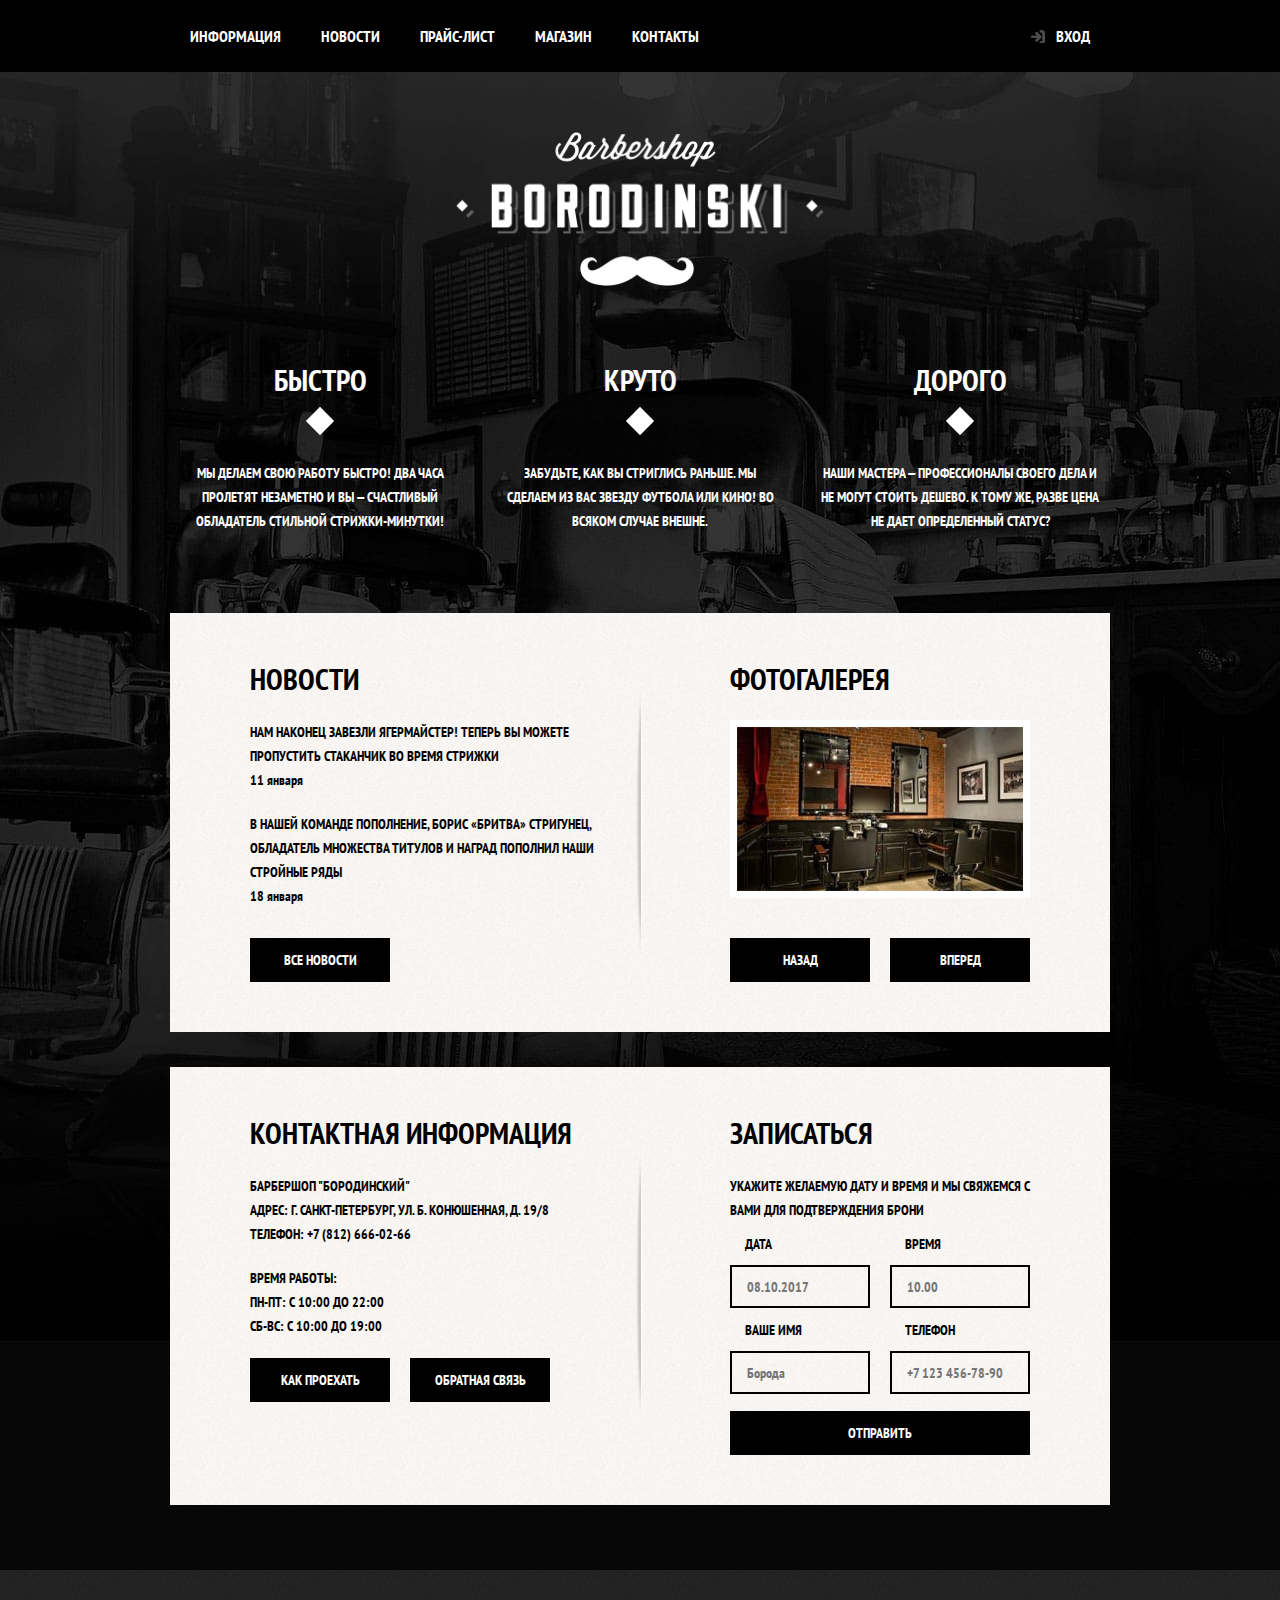
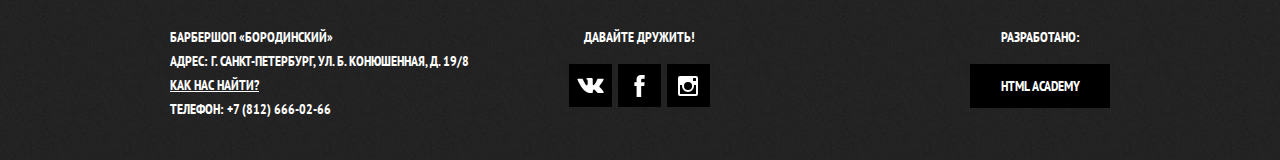
<file: index.html>
﻿<!DOCTYPE html>
<html lang="ru">
<head>
    <meta charset="UTF-8">
    <title>Барбершоп "Бородинский"</title>
    <link href="https://fonts.googleapis.com/css?family=PT+Sans+Narrow:400,700&display=swap" rel="stylesheet">
    <link href="./normalize.css" rel="stylesheet">
    <link href="./styles.css" rel="stylesheet">
</head>
<body>
<header class="main-header">
    <nav class="main-navigation">
            <div class="container">
                <div class="header-logo index-logo visually-hidden">
                        <img src="./img/svg/logo.svg" width="111" height="24" alt="Логотип барбершопa «Бородинский»">
                </div>
                <div class="menu">
                    <ul class="cite-navigation">
                        <li><a href="info.html">Информация</a></li>
                        <li><a href="news.html">Новости</a></li>
                        <li><a href="price.html">Прайс-лист</a></li>
                        <li><a href="catalog.html">Магазин</a></li>
                        <li><a href="contacts.html">Контакты</a></li>
                    </ul>
                </div>
                <ul class="user-navigation">
                    <li>
                        <a class="login-link" href="login.html">Вход</a>
                    </li>
                </ul>
            </div>
    </nav>
</header>
<main class="main main-index">
    <div class="container">
    <div class="main-logo">
    <a >
        <img src="./img/index-logo.png" width="368" height="153" alt="Логотип барбершопа «Бородинский»">
    </a>
    </div>
    <h1 class="visually-hidden">Барбершоп "Бородинский"</h1>
    <section class="features">
        <h2 class="visually-hidden">Преимущества</h2>
        <ul class="features-list">
            <li class="feature-item">
                <h3>Быстро</h3>
                <p>Мы делаем свою работу быстро! Два часа пролетят незаметно и вы — счастливый обладатель стильной
                    стрижки-минутки!</p>
            </li>
            <li class="feature-item">
                <h3>Круто</h3>
                <p>Забудьте, как вы стриглись раньше. Мы сделаем из вас звезду футбола или кино! Во всяком случае
                    внешне.</p>
            </li>
            <li class="feature-item">
                <h3>Дорого</h3>
                <p>Наши мастера — профессионалы своего дела и не могут стоить дешево. К тому же, разве цена не дает
                    определенный статус?</p>
            </li>
        </ul>
    </section>
        <div class="columns-wrapper">
    <div class="index-columns">
    <section class="index-news">
        <h2>Новости</h2>
        <ul class="news-list">
            <li class="news-item">
                <p>Нам наконец завезли Ягермайстер! Теперь вы можете пропустить стаканчик во время стрижки</p>
                <time datetime="2016-01-11">11 января</time>
            </li>
            <li class="news-item">
                <p>В нашей команде пополнение, Борис «Бритва» Стригунец, обладатель множества титулов и наград пополнил
                    наши стройные ряды</p>
                <time datetime="2016-01-18">18 января</time>
            </li>
        </ul>
        <a class="button" href="news.html">Все новости</a>
    </section>
    <section class="index-gallery">
        <h2>Фотогалерея</h2>
        <figure class="gallery-content">
            <a href="#">
                <img src="./img/studio.jpg" width="286" height="164" alt="Интерьер">
            </a>
        </figure>
        <div class="index-gallery-button">
          <button type="button" class="button gallery-button gallery-button-back">Назад</button>
          <button type="button" class="button gallery-button gallery-button-next">Вперед</button>
        </div>
    </section>
    </div>
    <div class="index-columns">
    <section class="index-contacts">
        <h2>Контактная информация</h2>
        <p>Барбершоп "Бородинский"<br>
            Адрес: г. Санкт-Петербург, ул. Б. Конюшенная, д. 19/8<br>
            Телефон: +7 (812) 666-02-66
        </p>
        <p>Время работы:<br>
            пн-пт: с 10:00 до 22:00<br>
            сб-вс: с 10:00 до 19:00
        </p>
        <div class="index-contacts-button">
          <a class="button" href="map.html">Как проехать</a>
          <a class="button" href="contacts.html">Обратная связь</a>
        </div>
    </section>
        <section class="index-appointment">
                <h2>Записаться</h2>
                <p class="appointment-form">Укажите желаемую дату и время и мы свяжемся с вами для подтверждения брони</p>
                <form action="https://echo.htmlacademy.ru" method="post">
                    <div class="appointment-column">
                    <p class="appointment-item">
                        <label for="appointment-date">Дата</label> <input type="text" name="date" id="appointment-date" value="" placeholder="08.10.2017">
                    </p>
                    <p class="appointment-item">
                        <label for="appointment-time">Время</label> <input type="text" name="time" id="appointment-time" value="" placeholder="10.00">
                    </p>
                    </div>
                    <div class="appointment-column">
                    <p class="appointment-item">
                        <label for="appointment-name">Ваше имя</label> <input type="text" name="name" id="appointment-name" value="" placeholder="Борода">
                    </p>
                    <p class="appointment-item">
                        <label for="appointment-phone">Телефон</label> <input type="tel" name="phone" id="appointment-phone" value="" placeholder="+7 123 456-78-90">
                    </p>
                    </div>
                    <button class="button form-button" type="submit">Отправить</button>
                </form>
        </section>
    </div>
        </div>
    </div>
</main>
<footer class="main-footer">
    <div class="container">
        <div class="footer-contacts">
            <p>
           Барбершоп «Бородинский»<br>
           Адрес: г. Санкт-Петербург, ул. Б. Конюшенная, д. 19/8<br>
            <a href="map.html">Как нас найти?</a><br>
           Телефон: +7 (812) 666-02-66
            </p>
        </div>
    <div class="footer-social">
            <span>Давайте дружить!</span>
        <ul>
            <li>
                <a href="#" class="social-button">
                    <span class="visually-hidden">В контакте</span>
                    <svg xmlns="http://www.w3.org/2000/svg" width="27" height="15" viewBox="0 0 26.14 14.91"><path d="M26 13.47l-.09-.17a13.55 13.55 0 0 0-2.6-3q-.87-.83-1.1-1.12A1 1 0 0 1 22 8a10.27 10.27 0 0 1 1.22-1.78l.88-1.16q2.35-3.13 2-4L26 .94a.8.8 0 0 0-.4-.22 2.14 2.14 0 0 0-.87 0h-3.92a.51.51 0 0 0-.27 0h-.3a.6.6 0 0 0-.15.14.93.93 0 0 0-.14.24 22.22 22.22 0 0 1-1.46 3.06q-.5.84-.93 1.46a7 7 0 0 1-.71.91 4.94 4.94 0 0 1-.52.47q-.23.18-.35.15l-.23-.05a.9.9 0 0 1-.31-.33 1.49 1.49 0 0 1-.16-.53V1.6a3.14 3.14 0 0 0 0-.62 2.12 2.12 0 0 0-.14-.44.73.73 0 0 0-.28-.33 1.57 1.57 0 0 0-.46-.18A9 9 0 0 0 12.57 0a8.93 8.93 0 0 0-3.25.33 1.83 1.83 0 0 0-.52.41q-.25.3-.07.33a1.67 1.67 0 0 1 1.16.59l.08.16a2.6 2.6 0 0 1 .19.63 6.32 6.32 0 0 1 .12 1 10.59 10.59 0 0 1 0 1.7q-.07.71-.13 1.1a2.21 2.21 0 0 1-.18.64 2.69 2.69 0 0 1-.16.3l-.07.07a1 1 0 0 1-.37.07.86.86 0 0 1-.46-.19 3.27 3.27 0 0 1-.56-.52 7 7 0 0 1-.66-.93q-.37-.6-.76-1.42l-.22-.39q-.2-.38-.56-1.11t-.62-1.43A.9.9 0 0 0 5.2.9h-.07a.93.93 0 0 0-.22-.16A1.44 1.44 0 0 0 4.6.65L.87.68A1 1 0 0 0 .1.94L0 1a.44.44 0 0 0 0 .22 1.08 1.08 0 0 0 .08.37Q.9 3.53 1.86 5.31t1.66 2.87Q4.23 9.27 5 10.24t1 1.24l.37.41.34.33a8.06 8.06 0 0 0 1 .78 16.34 16.34 0 0 0 1.4.9 7.6 7.6 0 0 0 1.79.72 6.19 6.19 0 0 0 2 .22h1.57a1.08 1.08 0 0 0 .72-.3l.05-.07a.9.9 0 0 0 .1-.25 1.38 1.38 0 0 0 0-.37 4.48 4.48 0 0 1 .09-1.05 2.77 2.77 0 0 1 .23-.71 1.74 1.74 0 0 1 .29-.4 1.19 1.19 0 0 1 .23-.2h.11a.86.86 0 0 1 .77.21 4.52 4.52 0 0 1 .83.79q.39.47.93 1.05a6.41 6.41 0 0 0 1 .87l.27.16a3.31 3.31 0 0 0 .71.3 1.53 1.53 0 0 0 .76.07l3.48-.05a1.58 1.58 0 0 0 .8-.17.68.68 0 0 0 .34-.37 1.06 1.06 0 0 0 0-.46 1.71 1.71 0 0 0-.1-.36z" fill="#fff"/></svg>
                </a>
            </li>
            <li>
                <a href="#" class="social-button">
                    <span class="visually-hidden">Фейсбук</span>
                    <svg xmlns="http://www.w3.org/2000/svg" width="19" height="22" viewBox="0 0 10.15 21.74"><path d="M3.34 1.12A4.77 4.77 0 0 1 6.53 0h3.61v3.81H7.81a1.07 1.07 0 0 0-1.09.83v2.55h3.42c-.08 1.23-.24 2.45-.41 3.67h-3v10.87H2.21V10.86H0V7.21h2.19V3.66a3.83 3.83 0 0 1 1.15-2.54z" fill="#fff"/></svg>
                </a>
            </li>
            <li>
                <a href="#" class="social-button">
                    <span class="visually-hidden">Инстаграм</span>
                    <svg xmlns="http://www.w3.org/2000/svg" width="20" height="20"><path d="M18 0H2a2 2 0 0 0-2 2v16a2 2 0 0 0 2 2h16a2 2 0 0 0 2-2V2a2 2 0 0 0-2-2zm-8 6a4 4 0 1 1-4 4 4 4 0 0 1 4-4zM2.5 18a.47.47 0 0 1-.5-.5V9h2.1a3.4 3.4 0 0 0-.1 1 6 6 0 1 0 12 0 3.4 3.4 0 0 0-.1-1H18v8.5a.47.47 0 0 1-.5.5zM18 4.5a.47.47 0 0 1-.5.5h-2a.47.47 0 0 1-.5-.5v-2a.47.47 0 0 1 .5-.5h2a.47.47 0 0 1 .5.5z" fill="#fff"/></svg>
                </a>
            </li>
        </ul>
    </div>
    <div class="footer-copyright">
             <span>Разработано:</span>
             <a class="button" href="https://htmlacademy.ru/">HTML Academy</a>
    </div>
    </div>
</footer>

<section class="modal modal-login">
    <h2>Личный кабинет</h2>
    <p class="modal-description">Введите пожалуйста свой логин и пароль</p>
    <form class="login-form" action="https://echo.htmlacademy.ru" method="post">
        <p>
          <label class="visually-hidden" for="user-login">Логин</label>
            <input type="text" class="login-icon-user" name="login" value="" placeholder="Логин" id="user-login">
        </p>
        <p>
          <label class="visually-hidden" for="user-password">Пароль</label>
            <input type="password" class="login-icon-password" name="password" value="" placeholder="Пароль" id="user-password">
        </p>
        <p class="login-help">
           <label class="login-checkbox">
               <input type="checkbox" name="remember" class="visually-hidden">
               <span class="checkbox-indicator"></span> Запомните меня
            </label>
            <a class=""restore href="#">Я забыл пароль!</a>
        </p>
        <button class="button" type="submit">Войти</button>
    </form>
    <button class="modal-close">Закрыть</button>
</section>

    <section class="modal modal-map">
        <h2 class="visually-hidden">Как до нас добраться</h2>
        <div>
         <img src="./img/map.jpg" width="780" height="560" alt="Офис компании по адресу ул. Большая Конюшенная 19/8, Санкт-Петербург">
        </div>
        <button class="modal-close">Закрыть</button>
    </section>
</body>
</html>
</file>
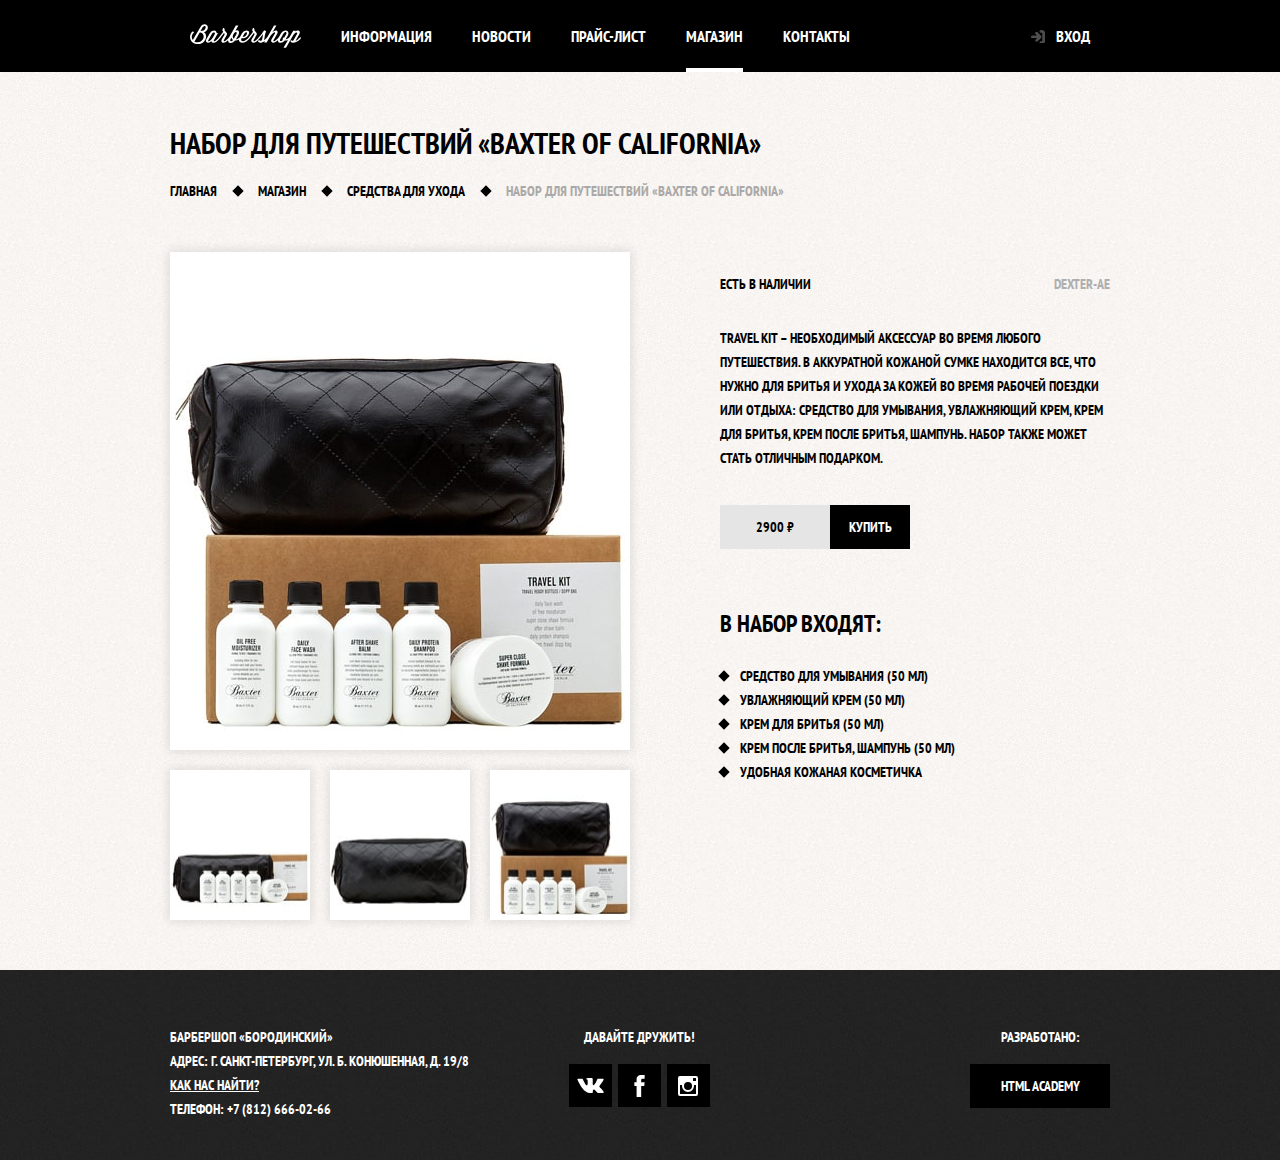
<file: catalog-item.html>
﻿<!DOCTYPE html>
<html lang="ru">
<head>
    <meta charset="utf-8">
    <title>Барбершоп "Бородинский"</title>
    <link href="https://fonts.googleapis.com/css?family=PT+Sans+Narrow:400,700&display=swap" rel="stylesheet">
    <link href="./normalize.css" rel="stylesheet">
    <link href="./styles.css" rel="stylesheet">
</head>
<body>
<header class="main-header">
    <nav class="main-navigation">
        <div class="container">
            <div class="header-logo">
                <a href="index.html">
                    <img src="./img/svg/logo.svg" width="111" height="24" alt="Логотип барбершопa «Бородинский»">
                </a>
            </div>
            <div class="menu">
                <ul class="cite-navigation">
                    <li><a href="info.html">Информация</a></li>
                    <li><a href="news.html">Новости</a></li>
                    <li><a href="price.html">Прайс-лист</a></li>
                    <li><a class="cite-navigation-current" href="catalog.html">Магазин</a></li>
                    <li><a href="contacts.html">Контакты</a></li>
                </ul>
            </div>
            <ul class="user-navigation">
                <li>
                    <a class="login-link" href="login.html">Вход</a>
                </li>
            </ul>
        </div>
    </nav>
</header>
<main class="main main-inner">
    <div class="container">
    <h1>Набор для путешествий «Baxter of California»</h1>

    <ul class="breadcrumbs">
        <li><a href="info.html">Главная</a></li>
        <li><a href="#">Магазин</a></li>
        <li><a href="#">Средства для ухода</a></li>
        <li>Набор для путешествий «Baxter of California»</li>
    </ul>
    <div class="item">
        <div class="catalog-item-row">
            <section class="product-photos">
                <h2 class="visually-hidden">Изображение товара</h2>
                <div class="product-photo-full">
                    <img src="./img/product-big.jpg" alt="Фото всего набора">
                </div>
                <ul class="product-photo-preview">
                    <li><a href="#"><img src="./img/product-small-1.jpg" alt="Фото в анфас"></a></li>
                    <li><a href="#"><img src="./img/product-small-2.jpg" alt="Фото в профиль"></a></li>
                    <li><a href="#"><img src="./img/product-small-3.jpg" alt="Фото отдельной части"></a></li>
                </ul>
            </section>

            <section class="product-info">
                <h2 class="visually-hidden">Описание товара</h2>
                <div class="availability-article">
                   <div class="product-availability">Есть в наличии</div>
                   <div class="product-article">Dexter-ae</div>
                </div>
                <p class="product-text">Travel Kit – необходимый аксессуар во время любого путешествия. В аккуратной кожаной сумке находится все, что нужно для бритья и ухода за кожей во время рабочей поездки или отдыха: средство для умывания, увлажняющий крем, крем для бритья, крем после бритья, шампунь. Набор также может стать отличным подарком.</p>
                <div class="product-price">
                    <b>2900 &#8381</b>
                    <a class="button" href="#">Купить</a>
                </div>
                <h3>В набор входят:</h3>
                <ul class="set">
                    <li>Средство для умывания (50 мл)</li>
                    <li>Увлажняющий крем (50 мл)</li>
                    <li>Крем для бритья (50 мл)</li>
                    <li>Крем после бритья, шампунь (50 мл)</li>
                    <li>Удобная кожаная косметичка</li>
                </ul>
            </section>
        </div>
    </div>
    </div>
</main>
<footer class="main-footer">
    <div class="container">
        <div class="footer-contacts">
            <p>
                Барбершоп «Бородинский»<br>
                Адрес: г. Санкт-Петербург, ул. Б. Конюшенная, д. 19/8<br>
                <a href="map.html">Как нас найти?</a><br>
                Телефон: +7 (812) 666-02-66
            </p>
        </div>
        <div class="footer-social">
            <span>Давайте дружить!</span>
            <ul>
                <li>
                    <a href="#" class="social-button">
                        <span class="visually-hidden">В контакте</span>
                        <svg xmlns="http://www.w3.org/2000/svg" width="27" height="15" viewBox="0 0 26.14 14.91"><path d="M26 13.47l-.09-.17a13.55 13.55 0 0 0-2.6-3q-.87-.83-1.1-1.12A1 1 0 0 1 22 8a10.27 10.27 0 0 1 1.22-1.78l.88-1.16q2.35-3.13 2-4L26 .94a.8.8 0 0 0-.4-.22 2.14 2.14 0 0 0-.87 0h-3.92a.51.51 0 0 0-.27 0h-.3a.6.6 0 0 0-.15.14.93.93 0 0 0-.14.24 22.22 22.22 0 0 1-1.46 3.06q-.5.84-.93 1.46a7 7 0 0 1-.71.91 4.94 4.94 0 0 1-.52.47q-.23.18-.35.15l-.23-.05a.9.9 0 0 1-.31-.33 1.49 1.49 0 0 1-.16-.53V1.6a3.14 3.14 0 0 0 0-.62 2.12 2.12 0 0 0-.14-.44.73.73 0 0 0-.28-.33 1.57 1.57 0 0 0-.46-.18A9 9 0 0 0 12.57 0a8.93 8.93 0 0 0-3.25.33 1.83 1.83 0 0 0-.52.41q-.25.3-.07.33a1.67 1.67 0 0 1 1.16.59l.08.16a2.6 2.6 0 0 1 .19.63 6.32 6.32 0 0 1 .12 1 10.59 10.59 0 0 1 0 1.7q-.07.71-.13 1.1a2.21 2.21 0 0 1-.18.64 2.69 2.69 0 0 1-.16.3l-.07.07a1 1 0 0 1-.37.07.86.86 0 0 1-.46-.19 3.27 3.27 0 0 1-.56-.52 7 7 0 0 1-.66-.93q-.37-.6-.76-1.42l-.22-.39q-.2-.38-.56-1.11t-.62-1.43A.9.9 0 0 0 5.2.9h-.07a.93.93 0 0 0-.22-.16A1.44 1.44 0 0 0 4.6.65L.87.68A1 1 0 0 0 .1.94L0 1a.44.44 0 0 0 0 .22 1.08 1.08 0 0 0 .08.37Q.9 3.53 1.86 5.31t1.66 2.87Q4.23 9.27 5 10.24t1 1.24l.37.41.34.33a8.06 8.06 0 0 0 1 .78 16.34 16.34 0 0 0 1.4.9 7.6 7.6 0 0 0 1.79.72 6.19 6.19 0 0 0 2 .22h1.57a1.08 1.08 0 0 0 .72-.3l.05-.07a.9.9 0 0 0 .1-.25 1.38 1.38 0 0 0 0-.37 4.48 4.48 0 0 1 .09-1.05 2.77 2.77 0 0 1 .23-.71 1.74 1.74 0 0 1 .29-.4 1.19 1.19 0 0 1 .23-.2h.11a.86.86 0 0 1 .77.21 4.52 4.52 0 0 1 .83.79q.39.47.93 1.05a6.41 6.41 0 0 0 1 .87l.27.16a3.31 3.31 0 0 0 .71.3 1.53 1.53 0 0 0 .76.07l3.48-.05a1.58 1.58 0 0 0 .8-.17.68.68 0 0 0 .34-.37 1.06 1.06 0 0 0 0-.46 1.71 1.71 0 0 0-.1-.36z" fill="#fff"/></svg>
                    </a>
                </li>
                <li>
                    <a href="#" class="social-button">
                        <span class="visually-hidden">Фейсбук</span>
                        <svg xmlns="http://www.w3.org/2000/svg" width="19" height="22" viewBox="0 0 10.15 21.74"><path d="M3.34 1.12A4.77 4.77 0 0 1 6.53 0h3.61v3.81H7.81a1.07 1.07 0 0 0-1.09.83v2.55h3.42c-.08 1.23-.24 2.45-.41 3.67h-3v10.87H2.21V10.86H0V7.21h2.19V3.66a3.83 3.83 0 0 1 1.15-2.54z" fill="#fff"/></svg>
                    </a>
                </li>
                <li>
                    <a href="#" class="social-button">
                        <span class="visually-hidden">Инстаграм</span>
                        <svg xmlns="http://www.w3.org/2000/svg" width="20" height="20"><path d="M18 0H2a2 2 0 0 0-2 2v16a2 2 0 0 0 2 2h16a2 2 0 0 0 2-2V2a2 2 0 0 0-2-2zm-8 6a4 4 0 1 1-4 4 4 4 0 0 1 4-4zM2.5 18a.47.47 0 0 1-.5-.5V9h2.1a3.4 3.4 0 0 0-.1 1 6 6 0 1 0 12 0 3.4 3.4 0 0 0-.1-1H18v8.5a.47.47 0 0 1-.5.5zM18 4.5a.47.47 0 0 1-.5.5h-2a.47.47 0 0 1-.5-.5v-2a.47.47 0 0 1 .5-.5h2a.47.47 0 0 1 .5.5z" fill="#fff"/></svg>
                    </a>
                </li>
            </ul>
        </div>
        <div class="footer-copyright">
            <span>Разработано:</span>
            <a class="button" href="https://htmlacademy.ru/">HTML Academy</a>
        </div>
    </div>
</footer>
</body>
</html>
</file>
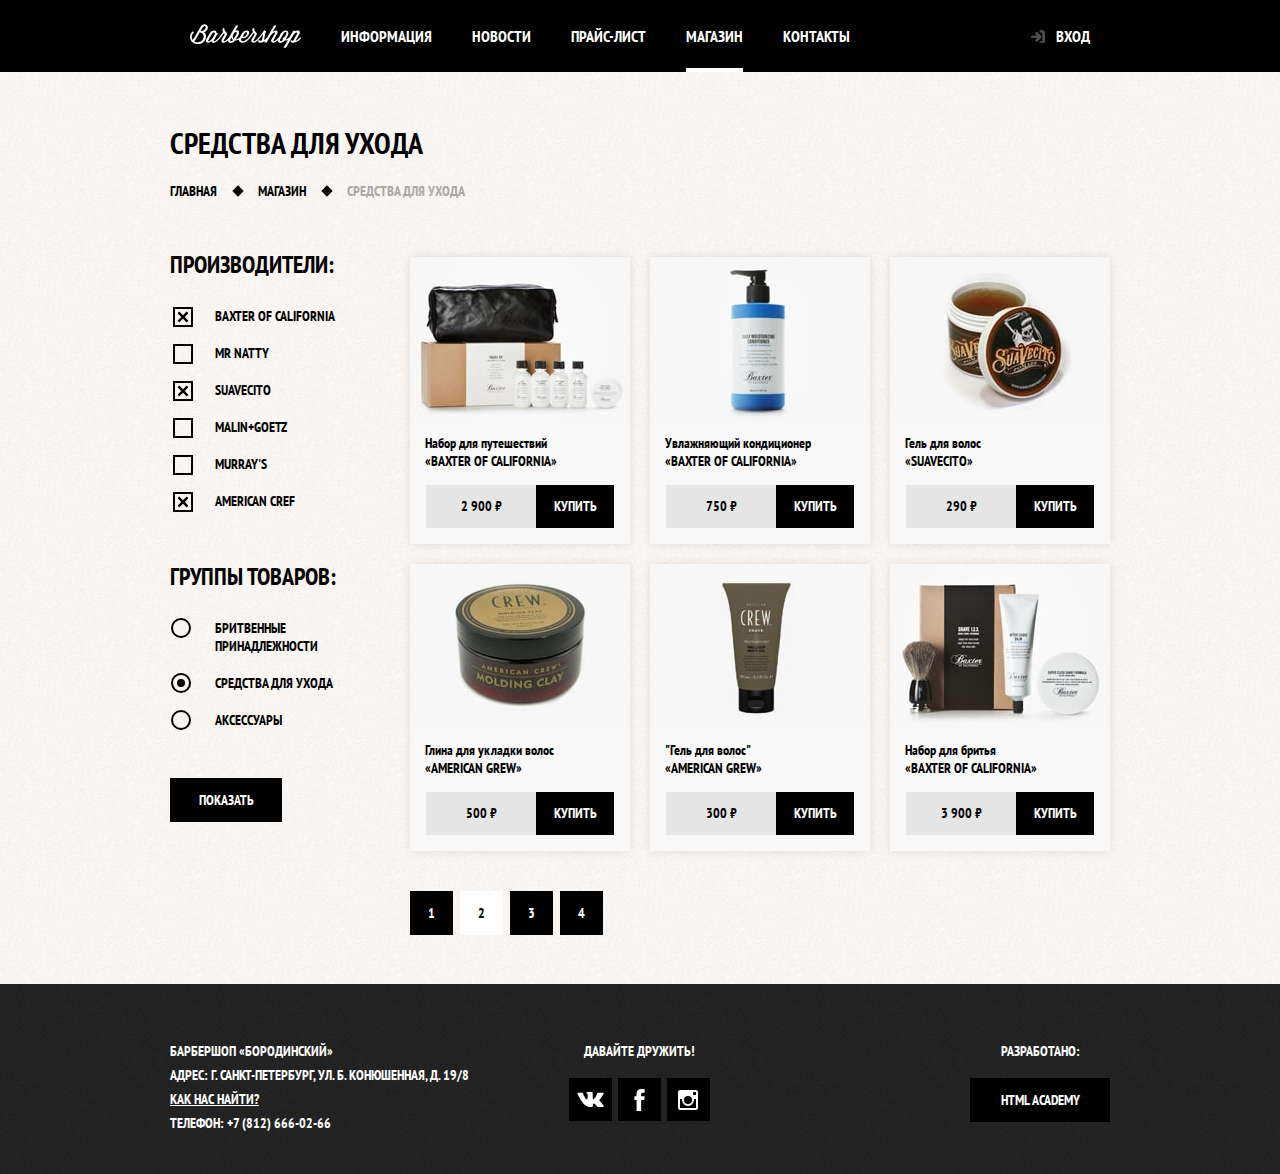
<file: catalog.html>
﻿<!DOCTYPE html>
<html lang="ru">
<head>
    <meta charset="UTF-8">
    <title>Барбершоп "Бородинский"</title>
    <link href="https://fonts.googleapis.com/css?family=PT+Sans+Narrow:400,700&display=swap" rel="stylesheet">
    <link href="./normalize.css" rel="stylesheet">
    <link href="./styles.css" rel="stylesheet">
</head>
<body>
<header class="main-header">
    <nav class="main-navigation">
        <div class="container">
            <div class="header-logo">
                <a href="index.html">
                    <img src="./img/svg/logo.svg" width="111" height="24" alt="Логотип барбершопa «Бородинский»">
                </a>
            </div>
            <div class="menu">
                <ul class="cite-navigation">
                    <li><a href="info.html">Информация</a></li>
                    <li><a href="news.html">Новости</a></li>
                    <li><a href="price.html">Прайс-лист</a></li>
                    <li><a class="cite-navigation-current" href="catalog.html">Магазин</a></li>
                    <li><a href="contacts.html">Контакты</a></li>
                </ul>
            </div>
            <ul class="user-navigation">
                <li>
                    <a class="login-link" href="login.html">Вход</a>
                </li>
            </ul>
        </div>
    </nav>
</header>
<main class="main main-inner">
    <div class="container">
    <h1>Средства для ухода</h1>
    <ul class="breadcrumbs">
        <li><a href="index.html">Главная</a></li>
        <li><a href="catalog.html">Магазин</a></li>
        <li>Средства для ухода</li>
    </ul>
        <div class="filters-catalog">
    <section class="filters">
        <h2 class="visually-hidden">Список фильтров</h2>
        <form class="filter" method="get" action="https://echo.htmlacademy.ru">
            <fieldset>
                <legend>Производители:</legend>
                <ul>
                    <li class="filter-option">
                        <input class="visually-hidden filter-input filter-input-checkbox" id="filter-baxter-of-california" type="checkbox" name="Baxter of Califonia" checked>
                        <label for="filter-baxter-of-california">Baxter of California</label>
                    <li>
                    <li class="filter-option">
                        <input class="visually-hidden filter-input filter-input-checkbox" id="filter-mr-natty" type="checkbox" name="Mr Natty">
                        <label for="filter-mr-natty">Mr Natty</label>
                    <li>
                    <li class="filter-option">
                        <input class="visually-hidden filter-input filter-input-checkbox" id="filter-suavecito" type="checkbox" name="Suavecito" checked>
                        <label for="filter-suavecito">Suavecito</label>
                    <li>
                    <li class="filter-option">
                        <input class="visually-hidden filter-input filter-input-checkbox" id="filter-malin-goetz" type="checkbox" name="Malin+Goetz">
                        <label for="filter-malin-goetz">Malin+Goetz<label>
                    <li>
                    <li class="filter-option">
                        <input class="visually-hidden filter-input filter-input-checkbox" id="filter-murrays" type="checkbox" name="Murray's">
                        <label for="filter-murrays">Murray's<label>
                    <li>
                    <li class="filter-option">
                        <input class="visually-hidden filter-input filter-input-checkbox" id="filter-american-cref" type="checkbox" name="American Cref" checked>
                        <label for="filter-american-cref">American Cref</label>
                    <li>
                </ul>
            </fieldset>

            <fieldset>
                <legend>Группы товаров:</legend>
                <ul>
                    <li class="filter-option">
                        <input class="visually-hidden filter-input filter-input-radio" id="filter-shaving" type="radio" name="product-grupp" value="shaving">
                        <label for="filter-shaving">Бритвенные принадлежности</label>
                    </li>
                    <li class="filter-option">
                        <input class="visually-hidden filter-input filter-input-radio" id="filter-care" type="radio" name="product-grupp" value="hair-care" checked>
                        <label for="filter-care">Средства для ухода</label>
                    </li>
                    <li class="filter-option">
                        <input class="visually-hidden filter-input filter-input-radio" id="filter-accessories" type="radio" name="product-grupp" value="accessories">
                        <label for="filter-accessories">Аксессуары</label>
                    </li>
                </ul>
            </fieldset>
            <button type="submit" class="filter-button button">Показать</button>
        </form>
    </section>
    <section class="catalog-pagination">
        <div class="catalog">
        <h2 class="visually-hidden">Средства для ухода</h2>
        <ul class="catalog-list">
            <li class="catalog-item">
                <h3>
                    <a href="catalog-item.html">
                        <span class="catalog-category">Набор для путешествий</span>
                        <span class="catalog-item-title">«Baxter of California»</span>

                    </a>
                </h3>
                <div class="catalog-item-image">
                    <a href="catalog-item.html">
                        <img src="./img/product-1.jpg" alt="Набор для путешествий «Baxter of California»">
                    </a>
                </div>
                <div class="price-catalog">
                <b>2 900 &#8381</b>
                <a class="button" href="#">Купить</a>
                </div>
            </li>
            <li class="catalog-item">
                <h3>
                    <a href="catalog-item.html">
                        <span class="catalog-category">Увлажняющий кондиционер</span>
                        <span class="catalog-item-title">«Baxter of California»</span>

                    </a>
                </h3>
                <div class="catalog-item-image">
                    <a href="catalog-item.html">
                        <img src="./img/product-2.jpg" alt="Увлажняющий кондиционер «Baxter of California»">
                    </a>
                </div>
                <div class="price-catalog">
                <b>750 &#8381</b>
                <a class="button" href="#">Купить</a>
                </div>
            </li>
            <li class="catalog-item">
                    <h3>
                        <a href="catalog-item.html">
                           <span class="catalog-category">Гель для волос</span>
                           <span class="catalog-item-title">«Suavecito»</span>
                        </a>
                    </h3>
                    <div class="catalog-item-image">
                        <img src="./img/product-3.jpg" alt="Гель для волос «Suavecito»">
                    </div>
                <div>
                    <div class="price-catalog">
                    <b>290 &#8381</b>
                    <a class="button" href="#">Купить</a>
                    </div>
                </div>
            </li>
            <li class="catalog-item">
                <h3>
                    <a href="catalog-item.html">
                        <span class="catalog-category">Глина для укладки волос</span>
                        <span class="catalog-item-title">«American grew»</span>

                    </a>
                </h3>
                <div class="catalog-item-image">
                    <a href="catalog-item.html">
                        <img src="./img/product-4.jpg" alt="Глина для укладки волос  «American grew»">
                    </a>
                </div>
                <div class="price-catalog">
                <b>500 &#8381</b>
                <a class="button" href="#">Купить</a>
                </div>
            </li>
            <li class="catalog-item">
                <h3>
                    <a href="catalog-item.html">
                        <span class="catalog-category">"Гель для волос"</span>
                        <span class="catalog-item-title">«American grew»</span>

                    </a>
                </h3>
                <div class="catalog-item-image">
                    <a href="catalog-item.html">
                        <img src="./img/product-5.jpg" alt="Гель для волос «American grew»">
                    </a>
                </div>
                <div class="price-catalog">
                <b>300 &#8381</b>
                <a class="button" href="#">Купить</a>
                </div>
            </li>
            <li class="catalog-item">
                <h3>
                    <a href="catalog-item.html">
                        <span class="catalog-category">Набор для бритья</span>
                        <span class="catalog-item-title">«Baxter of California»</span>

                    </a>
                </h3>
                <div class="catalog-item-image">
                    <a href="catalog-item.html">
                        <img src="./img/product-6.jpg" alt="Набор для бритья «Baxter of California»">
                    </a>
                </div>
                <div class="price-catalog">
                <b>3 900 &#8381</b>
                <a class="button" href="#">Купить</a>
                </div>
            </li>
        </ul>
        </div>
        <div class="pagination-list">
        <ul class="pagination">
            <li class="pagination-item"><a href="#">1</a></li>
            <li class="pagination-item pagination-item-current"><span>2</span></li>
            <li class="pagination-item"><a href="#">3</a></li>
            <li class="pagination-item"><a href="#">4</a></li>
        </ul>
        </div>
    </section>
        </div>
    </div>
</main>
<footer class="main-footer">
    <div class="container">
        <div class="footer-contacts">
            <p>
                Барбершоп «Бородинский»<br>
                Адрес: г. Санкт-Петербург, ул. Б. Конюшенная, д. 19/8<br>
                <a href="map.html">Как нас найти?</a><br>
                Телефон: +7 (812) 666-02-66
            </p>
        </div>
        <div class="footer-social">
            <span>Давайте дружить!</span>
            <ul>
                <li>
                    <a href="#" class="social-button">
                        <span class="visually-hidden">В контакте</span>
                        <svg xmlns="http://www.w3.org/2000/svg" width="27" height="15" viewBox="0 0 26.14 14.91"><path d="M26 13.47l-.09-.17a13.55 13.55 0 0 0-2.6-3q-.87-.83-1.1-1.12A1 1 0 0 1 22 8a10.27 10.27 0 0 1 1.22-1.78l.88-1.16q2.35-3.13 2-4L26 .94a.8.8 0 0 0-.4-.22 2.14 2.14 0 0 0-.87 0h-3.92a.51.51 0 0 0-.27 0h-.3a.6.6 0 0 0-.15.14.93.93 0 0 0-.14.24 22.22 22.22 0 0 1-1.46 3.06q-.5.84-.93 1.46a7 7 0 0 1-.71.91 4.94 4.94 0 0 1-.52.47q-.23.18-.35.15l-.23-.05a.9.9 0 0 1-.31-.33 1.49 1.49 0 0 1-.16-.53V1.6a3.14 3.14 0 0 0 0-.62 2.12 2.12 0 0 0-.14-.44.73.73 0 0 0-.28-.33 1.57 1.57 0 0 0-.46-.18A9 9 0 0 0 12.57 0a8.93 8.93 0 0 0-3.25.33 1.83 1.83 0 0 0-.52.41q-.25.3-.07.33a1.67 1.67 0 0 1 1.16.59l.08.16a2.6 2.6 0 0 1 .19.63 6.32 6.32 0 0 1 .12 1 10.59 10.59 0 0 1 0 1.7q-.07.71-.13 1.1a2.21 2.21 0 0 1-.18.64 2.69 2.69 0 0 1-.16.3l-.07.07a1 1 0 0 1-.37.07.86.86 0 0 1-.46-.19 3.27 3.27 0 0 1-.56-.52 7 7 0 0 1-.66-.93q-.37-.6-.76-1.42l-.22-.39q-.2-.38-.56-1.11t-.62-1.43A.9.9 0 0 0 5.2.9h-.07a.93.93 0 0 0-.22-.16A1.44 1.44 0 0 0 4.6.65L.87.68A1 1 0 0 0 .1.94L0 1a.44.44 0 0 0 0 .22 1.08 1.08 0 0 0 .08.37Q.9 3.53 1.86 5.31t1.66 2.87Q4.23 9.27 5 10.24t1 1.24l.37.41.34.33a8.06 8.06 0 0 0 1 .78 16.34 16.34 0 0 0 1.4.9 7.6 7.6 0 0 0 1.79.72 6.19 6.19 0 0 0 2 .22h1.57a1.08 1.08 0 0 0 .72-.3l.05-.07a.9.9 0 0 0 .1-.25 1.38 1.38 0 0 0 0-.37 4.48 4.48 0 0 1 .09-1.05 2.77 2.77 0 0 1 .23-.71 1.74 1.74 0 0 1 .29-.4 1.19 1.19 0 0 1 .23-.2h.11a.86.86 0 0 1 .77.21 4.52 4.52 0 0 1 .83.79q.39.47.93 1.05a6.41 6.41 0 0 0 1 .87l.27.16a3.31 3.31 0 0 0 .71.3 1.53 1.53 0 0 0 .76.07l3.48-.05a1.58 1.58 0 0 0 .8-.17.68.68 0 0 0 .34-.37 1.06 1.06 0 0 0 0-.46 1.71 1.71 0 0 0-.1-.36z" fill="#fff"/></svg>
                    </a>
                </li>
                <li>
                    <a href="#" class="social-button">
                        <span class="visually-hidden">Фейсбук</span>
                        <svg xmlns="http://www.w3.org/2000/svg" width="19" height="22" viewBox="0 0 10.15 21.74"><path d="M3.34 1.12A4.77 4.77 0 0 1 6.53 0h3.61v3.81H7.81a1.07 1.07 0 0 0-1.09.83v2.55h3.42c-.08 1.23-.24 2.45-.41 3.67h-3v10.87H2.21V10.86H0V7.21h2.19V3.66a3.83 3.83 0 0 1 1.15-2.54z" fill="#fff"/></svg>
                    </a>
                </li>
                <li>
                    <a href="#" class="social-button">
                        <span class="visually-hidden">Инстаграм</span>
                        <svg xmlns="http://www.w3.org/2000/svg" width="20" height="20"><path d="M18 0H2a2 2 0 0 0-2 2v16a2 2 0 0 0 2 2h16a2 2 0 0 0 2-2V2a2 2 0 0 0-2-2zm-8 6a4 4 0 1 1-4 4 4 4 0 0 1 4-4zM2.5 18a.47.47 0 0 1-.5-.5V9h2.1a3.4 3.4 0 0 0-.1 1 6 6 0 1 0 12 0 3.4 3.4 0 0 0-.1-1H18v8.5a.47.47 0 0 1-.5.5zM18 4.5a.47.47 0 0 1-.5.5h-2a.47.47 0 0 1-.5-.5v-2a.47.47 0 0 1 .5-.5h2a.47.47 0 0 1 .5.5z" fill="#fff"/></svg>
                    </a>
                </li>
            </ul>
        </div>
        <div class="footer-copyright">
            <span>Разработано:</span>
            <a class="button" href="https://htmlacademy.ru/">HTML Academy</a>
        </div>
    </div>
</footer>
</body>
</html>
</file>
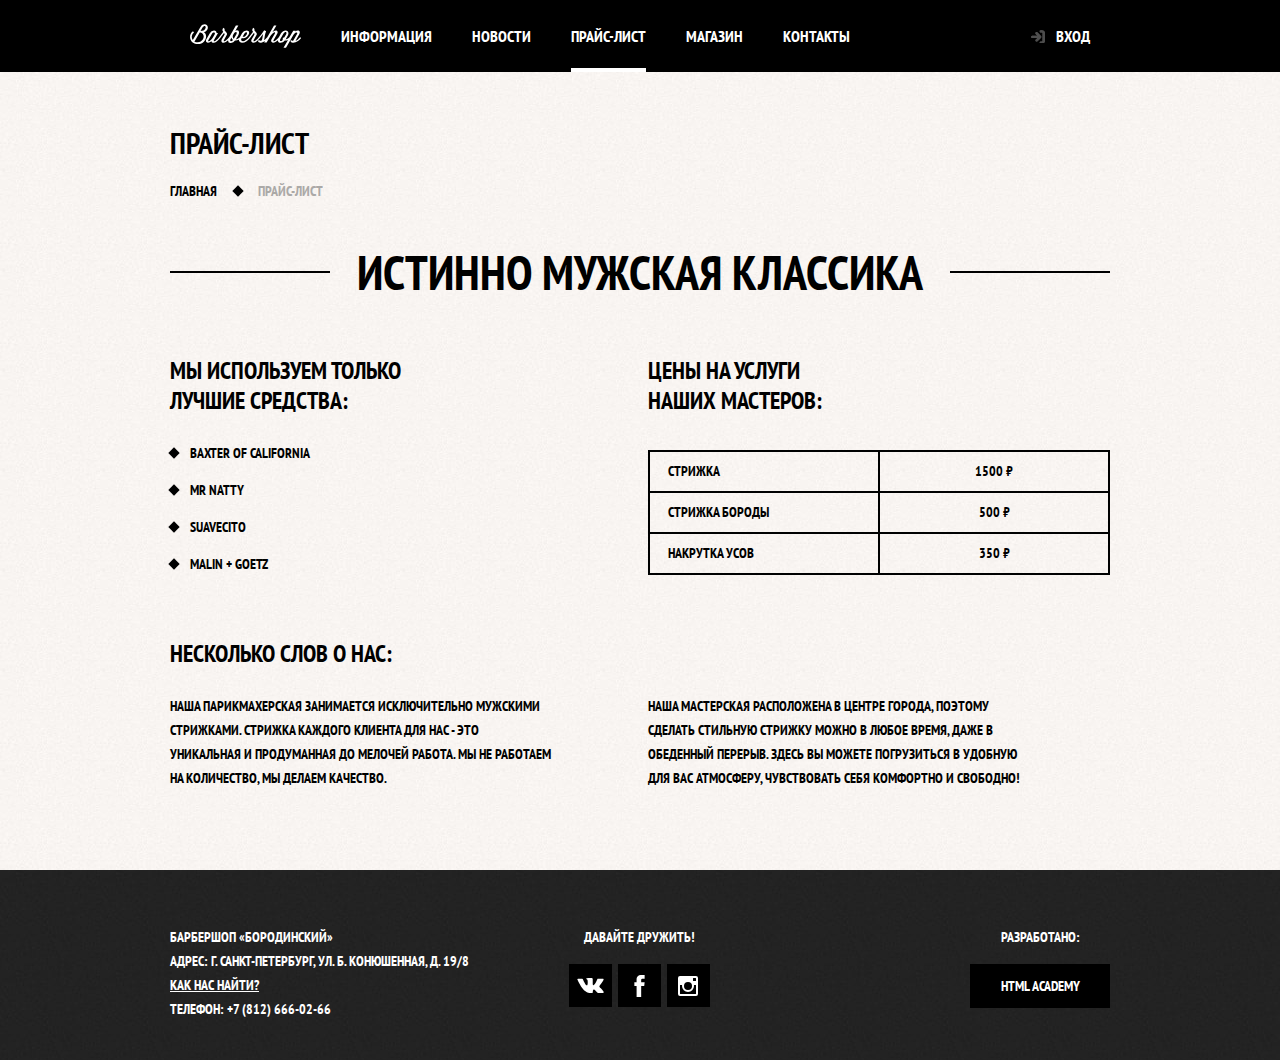
<file: price.html>
﻿<!DOCTYPE html>
<html lang="ru">
<head>
    <meta charset="UTF-8">
    <title>Барбершоп "Бородинский"</title>
    <link href="https://fonts.googleapis.com/css?family=PT+Sans+Narrow:400,700&display=swap" rel="stylesheet">
    <link href="./normalize.css" rel="stylesheet">
    <link href="./styles.css" rel="stylesheet">
</head>
<body>
<header class="main-header">
    <nav class="main-navigation">
            <div class="container">
                <div class="header-logo">
                    <a href="index.html">
                        <img src="./img/svg/logo.svg" width="111" height="24" alt="Логотип барбершопa «Бородинский»">
                    </a>
                </div>
                <div class="menu">
                    <ul class="cite-navigation">
                        <li><a href="info.html">Информация</a></li>
                        <li><a href="news.html">Новости</a></li>
                        <li><a class="cite-navigation-current" href="price.html">Прайс-лист</a></li>
                        <li><a href="catalog.html">Магазин</a></li>
                        <li><a href="contacts.html">Контакты</a></li>
                    </ul>
                </div>
                    <ul class="user-navigation user-navigation-inner">
                        <li>
                            <a class="login-link" href="login.html">Вход</a>
                        </li>
                    </ul>
            </div>
    </nav>
</header>
<main class="main main-inner">
    <div class="container">
    <h1>Прайс-лист</h1>
    <ul class="breadcrumbs">
        <li><a href="index.html">Главная</a></li>
        <li>Прайс-лист</li>
    </ul>
<div class="promo-price">
    <span>Истинно мужская классика</span>
</div>
        <div class="section-price-row">
<section class="column-item">
    <h3>Мы используем только <br> лучшие средства:</h3>
    <ul class="section-price-list">
        <li>Baxter of California</li>
        <li>Mr Natty</li>
        <li>Suavecito</li>
        <li>Malin + Goetz</li>
    </ul>
</section>
<section class="column-item">
    <h3>Цены на услуги <br> наших мастеров:</h3>
    <table class="table-price">
        <tr>
            <td>СТРИЖКА</td>
            <td class="cost">1500 ₽</td>
        </tr>
        <tr>
            <td>СТРИЖКА БОРОДЫ</td>
            <td class="cost">500 ₽</td>
        </tr>
        <tr>
            <td>НАКРУТКА УСОВ</td>
            <td class="cost">350 ₽</td>
        </tr>
    </table>
</section>
        </div>
<section>
    <h3>Несколько слов о нас:</h3>
    <div class="section-price-row">
    <p class="column-item">
        Наша парикмахерская занимается исключительно мужскими стрижками. Стрижка каждого клиента для нас - это уникальная и продуманная до мелочей работа. Мы не работаем на количество, мы делаем качество.
    </p>
    <p class="column-item">
        Наша мастерская расположена в центре города, поэтому сделать стильную стрижку можно в любое время, даже в обеденный перерыв. Здесь вы можете погрузиться в удобную для вас атмосферу, чувствовать себя комфортно и свободно!
    </p>
    </div>
</section>
    </div>
</main>
<footer class="main-footer">
    <div class="container">
        <div class="footer-contacts">
            <p>
                Барбершоп «Бородинский»<br>
                Адрес: г. Санкт-Петербург, ул. Б. Конюшенная, д. 19/8<br>
                <a href="map.html">Как нас найти?</a><br>
                Телефон: +7 (812) 666-02-66
            </p>
        </div>
        <div class="footer-social">
            <span>Давайте дружить!</span>
            <ul>
                <li>
                    <a href="#" class="social-button">
                        <span class="visually-hidden">В контакте</span>
                        <svg xmlns="http://www.w3.org/2000/svg" width="27" height="15" viewBox="0 0 26.14 14.91"><path d="M26 13.47l-.09-.17a13.55 13.55 0 0 0-2.6-3q-.87-.83-1.1-1.12A1 1 0 0 1 22 8a10.27 10.27 0 0 1 1.22-1.78l.88-1.16q2.35-3.13 2-4L26 .94a.8.8 0 0 0-.4-.22 2.14 2.14 0 0 0-.87 0h-3.92a.51.51 0 0 0-.27 0h-.3a.6.6 0 0 0-.15.14.93.93 0 0 0-.14.24 22.22 22.22 0 0 1-1.46 3.06q-.5.84-.93 1.46a7 7 0 0 1-.71.91 4.94 4.94 0 0 1-.52.47q-.23.18-.35.15l-.23-.05a.9.9 0 0 1-.31-.33 1.49 1.49 0 0 1-.16-.53V1.6a3.14 3.14 0 0 0 0-.62 2.12 2.12 0 0 0-.14-.44.73.73 0 0 0-.28-.33 1.57 1.57 0 0 0-.46-.18A9 9 0 0 0 12.57 0a8.93 8.93 0 0 0-3.25.33 1.83 1.83 0 0 0-.52.41q-.25.3-.07.33a1.67 1.67 0 0 1 1.16.59l.08.16a2.6 2.6 0 0 1 .19.63 6.32 6.32 0 0 1 .12 1 10.59 10.59 0 0 1 0 1.7q-.07.71-.13 1.1a2.21 2.21 0 0 1-.18.64 2.69 2.69 0 0 1-.16.3l-.07.07a1 1 0 0 1-.37.07.86.86 0 0 1-.46-.19 3.27 3.27 0 0 1-.56-.52 7 7 0 0 1-.66-.93q-.37-.6-.76-1.42l-.22-.39q-.2-.38-.56-1.11t-.62-1.43A.9.9 0 0 0 5.2.9h-.07a.93.93 0 0 0-.22-.16A1.44 1.44 0 0 0 4.6.65L.87.68A1 1 0 0 0 .1.94L0 1a.44.44 0 0 0 0 .22 1.08 1.08 0 0 0 .08.37Q.9 3.53 1.86 5.31t1.66 2.87Q4.23 9.27 5 10.24t1 1.24l.37.41.34.33a8.06 8.06 0 0 0 1 .78 16.34 16.34 0 0 0 1.4.9 7.6 7.6 0 0 0 1.79.72 6.19 6.19 0 0 0 2 .22h1.57a1.08 1.08 0 0 0 .72-.3l.05-.07a.9.9 0 0 0 .1-.25 1.38 1.38 0 0 0 0-.37 4.48 4.48 0 0 1 .09-1.05 2.77 2.77 0 0 1 .23-.71 1.74 1.74 0 0 1 .29-.4 1.19 1.19 0 0 1 .23-.2h.11a.86.86 0 0 1 .77.21 4.52 4.52 0 0 1 .83.79q.39.47.93 1.05a6.41 6.41 0 0 0 1 .87l.27.16a3.31 3.31 0 0 0 .71.3 1.53 1.53 0 0 0 .76.07l3.48-.05a1.58 1.58 0 0 0 .8-.17.68.68 0 0 0 .34-.37 1.06 1.06 0 0 0 0-.46 1.71 1.71 0 0 0-.1-.36z" fill="#fff"/></svg>
                    </a>
                </li>
                <li>
                    <a href="#" class="social-button">
                        <span class="visually-hidden">Фейсбук</span>
                        <svg xmlns="http://www.w3.org/2000/svg" width="19" height="22" viewBox="0 0 10.15 21.74"><path d="M3.34 1.12A4.77 4.77 0 0 1 6.53 0h3.61v3.81H7.81a1.07 1.07 0 0 0-1.09.83v2.55h3.42c-.08 1.23-.24 2.45-.41 3.67h-3v10.87H2.21V10.86H0V7.21h2.19V3.66a3.83 3.83 0 0 1 1.15-2.54z" fill="#fff"/></svg>
                    </a>
                </li>
                <li>
                    <a href="#" class="social-button">
                        <span class="visually-hidden">Инстаграм</span>
                        <svg xmlns="http://www.w3.org/2000/svg" width="20" height="20"><path d="M18 0H2a2 2 0 0 0-2 2v16a2 2 0 0 0 2 2h16a2 2 0 0 0 2-2V2a2 2 0 0 0-2-2zm-8 6a4 4 0 1 1-4 4 4 4 0 0 1 4-4zM2.5 18a.47.47 0 0 1-.5-.5V9h2.1a3.4 3.4 0 0 0-.1 1 6 6 0 1 0 12 0 3.4 3.4 0 0 0-.1-1H18v8.5a.47.47 0 0 1-.5.5zM18 4.5a.47.47 0 0 1-.5.5h-2a.47.47 0 0 1-.5-.5v-2a.47.47 0 0 1 .5-.5h2a.47.47 0 0 1 .5.5z" fill="#fff"/></svg>
                    </a>
                </li>
            </ul>
        </div>
        <div class="footer-copyright">
            <span>Разработано:</span>
            <a class="button" href="https://htmlacademy.ru/">HTML Academy</a>
        </div>
    </div>
</footer>
</body>
</html>
</body>
</file>
<file: styles.css>
html {
    margin: 0;
    padding: 0;
}

body {
    margin: 0;
    padding: 0;

    font-family: "PT Sans Narrow", Arial, sans-serif;
    font-size: 14px;
    line-height: 24px;
    font-weight: 700;
    color: #000000;
    text-transform: uppercase;
}

.main-header {
    min-height: 72px;

    background-color: #000000;
}

.container {
    width: 940px;
    margin: 0 auto;
    padding: 0 10px;
}

.main {
    padding-top: 50px;
    padding-bottom: 30px;
}

.main-index {
    color: #ffffff;

    background-color: #000000;
    background-image: url("./img/background picture.jpg");
    background-repeat: no-repeat;
    background-position: top center;
}

.main-inner {
    background-color: #f8f5f2;
    background-image: url("./img/noisy background.jpg");
    background-position: 0 0;
    background-repeat: repeat;
}

h1 {
    margin-top: 0;
    margin-bottom: 15px;

    font-size: 30px;
    line-height: 42px;
}

.main-inner h3 {
    font-size: 24px;
    line-height: 30px;

    margin: 0 0 25px;
}

a {
    text-decoration: none;
}

img {
    width: 100%;
    height: auto;
}

.visually-hidden:not(:focus):not(:active),
input[type="checkbox"].visually-hidden,
input[type="radio"].visually-hidden {
    width: 1px;
    height: 1px;
    margin: -1px;
    border: 0;
    padding: 0;

    white-space: nowrap;
    clip-path: inset(100%);
    clip: inset-rect(0 0 0 0);
    overflow: hidden;
}

.button {
    display: inline-block;
    width: 140px;
    padding: 15px 0;

    font-size: inherit;
    font-weight: 700;
    line-height: 1;

    color: #ffffff;
    text-align: center;
    vertical-align: middle;
    text-transform: uppercase;

    background-color: #000000;
    border: none;
}

.breadcrumbs {
    list-style: none;

    margin: 0 0 45px;
    padding: 0;
}

.breadcrumbs a {
    color: #000000;
}

.breadcrumbs li {
    display: inline-block;
}

.breadcrumbs li:last-child {
    color: #aba9a7;
}

.breadcrumbs a:hover,
.breadcrumbs a:focus {
    text-decoration: underline;
}

.breadcrumbs li:not(:last-child)::after {
    display: inline-block;

    content: "";
    width: 8px;
    height: 8px;
    background-color: #000000;
    transform: rotate(45deg);

    margin: 1px 13px 1px 17px;
}

.button:hover,
.button:focus,
.button:active {
    background-color: #663d15;
}

.main-navigation {
    width: 100%;

    font-size: 16px;
    line-height: 20px;
    color: #ffffff;
}

.main-navigation .container {
    display: flex;
}

.menu {
    margin-right: auto;
}

.container {
    width: 940px;

    margin: 0 auto;
    padding: 0 10px;
}

.cite-navigation,
.user-navigation {
    list-style: none;

    margin: 0;
    padding: 0;
}

.cite-navigation a,
.user-navigation a {
    display: block;

    position: relative;

    padding: 26px 20px;
    color: #ffffff;
}

.header-logo {
    display: flex;

    margin-right: 20px;
    margin-left: 20px;

    align-items: center;
}

.header-logo a {
    line-height: 1px;
}

.cite-navigation {
    display: flex;
    flex-wrap: wrap;
    min-width: 620px;
}

.user-navigation {
    max-width: 140px;
}

.user-navigation .login-link {
    position: relative;

    padding-left: 50px;
}

.login-link:before {
    content: "";

    position: absolute;

    background-image: url("img/svg/login.svg");
    background-repeat: no-repeat;
    background-position: 0 0;

    top: 29px;
    left: 24px;

    width: 16px;
    height: 14px;

    opacity: 0.3;
}

.login-link:hover::before,
.login-link:focus::before,
.login-link:active::before {
    opacity: 1;
}

.cite-navigation a:hover,
.cite-navigation a:focus,
.user-navigation a:hover,
.user-navigation a:focus {
    background-color: #242424;
}

.cite-navigation-current::after {
    content: "";
    bottom: 0;
    left: 20px;

    position: absolute;

    width: calc(100% - 40px);
    height: 4px;

    background-color: #ffffff;
}

.features-list {
    display: flex;
    justify-content: space-between;

    list-style: none;

    margin: 0;
    padding: 0;
}

.feature-item {
    width: 300px;
    text-align: center;
}

.feature-item h3 {
    position: relative;

    margin: 0 0 60px 0;

    font-size: 30px;
    line-height: 42px;
}

.feature-item h3::after {
    content: "";

    position: absolute;
    bottom: -30px;
    left: 50%;
    margin-left: -10px;

    width: 20px;
    height: 20px;

    background-color: #ffffff;

    transform: rotate(45deg);
}

.feature-item p {
    margin: 0 10px;
}

.features {
    margin-bottom: 80px;
}

.columns-wrapper {
    display: flex;

    flex-direction: column;
}

.index-columns {
    display: flex;
    justify-content: space-between;

    margin-bottom: 35px;

    padding: 45px 80px 50px 80px;

    color: #000000;

    background-color: #f8f5f2;
    background-image: url("img/line.png"),
    url("img/noisy background.jpg");
    background-position: center,
    0 0;
    background-repeat: no-repeat,
    repeat;
}

.index-columns h2 {
    margin: 0 0 20px 0;

    font-size: 30px;
    line-height: 42px;
}

.index-news {
    width: 380px;
}

.index-gallery {
    display: flex;
    flex-direction: column;
    width: 300px;
}

.index-gallery-button {
    margin-top: 40px;
    display: flex;
    justify-content: space-between;
}

.index-contacts {
    display: flex;
    flex-direction: column;

    width: 380px;
}

.index-contacts p {
    margin: 0 0 20px 0;
}

.index-contacts-button {
    display: flex;
}

.index-contacts-button a {
    margin-right: 20px;
}

.index-appointment {
    width: 300px;
}

.index-appointment p {
    margin: 0 0 10px 0;
}

.news-list {
    margin: 0 0 30px 0;
    padding: 0;

    list-style: none;
}

.news-item {
    margin-bottom: 20px;
}

.news-item p {
    margin: 0;
}

.news-item time {
    text-transform: none;
}

.gallery-content {
    height: 164px;
    margin: 0;

    background-color: #cccccc;
    border: 7px solid #ffffff;
}

.gallery-content img {
    width: 286px;
    height: 164px;
}

.gallery-button {
    width: 140px;
    margin: 0;
}

.gallery-button-back {
    left: 0;
}

.gallery-button-next {
    right: 0;
}

.appointment-item {
    display: flex;
    flex-direction: column;

    width: 140px;
}

.appointment-item input {
    font: inherit;
    padding: 8px 15px 7px 15px;
    background-color: transparent;
    border: 2px solid #000000;
}

.appointment-item input:focus {
    border-color: #663d15;
    outline: none;
}

.appointment-column {
    display: flex;
    justify-content: space-between;
}

.appointment-item label {
    margin-left: 15px;
    margin-bottom: 9px;
}

.form-button {
    margin-top: 7px;
    width: 100%;
}

.filter ul {
    list-style: none;
    line-height: 18px;
}

.filter-option {
    padding-bottom: 19px;
    padding-left: 45px;
}

.filter-option label {
    display: block;
    position: relative;
    border: none;
    cursor: pointer;
    user-select: none;
}

.filter-input-checkbox + label::before {
    content: "";

    position: absolute;
    left: -42px;
    top: 0;

    width: 16px;
    height: 16px;

    border: 2px solid #000000;
}

.filter-input-checkbox + label::after {
    content: url("./img/svg/cross.svg");

    position: absolute;
    left: -38px;
    top: 2px;

    width: 10px;
    height: 10px;

    opacity: 0;
    transition: opacity 400ms;
}

.filter-input-checkbox:checked + label::after {
    opacity: 100;
}

.filter-input-radio + label::before {
    content: "";

    position: absolute;
    left: -44px;
    top: -1px;

    width: 16px;
    height: 16px;
    border-radius: 50%;

    border: 2px solid #000000;
}

.filter-input-radio + label::after {
    content: "";

    position: absolute;
    left: -38px;
    top: 5px;

    width: 8px;
    height: 8px;
    border-radius: 50%;

    background-color: #000000;

    opacity: 0;
    transition: opacity 400ms;
}

.filter-input-radio:checked + label::after {
    opacity: 100;
}

.filter-input {
    position: absolute;
}

.filter legend {
    font-size: 24px;
    line-height: 30px;
}

.filter-input:hover + label,
.filter-input:focus + label {
    color: #663d15;
}

.filter-input:disabled + label {
    color: #000000;

    opacity: 0.5;
}

.filter-button {
    width: 112px;
    align-items: center;

    margin-top: -10px;
}

.pagination {
    display: flex;

    list-style: none;
    padding: 0 0 0 20px;
    margin: 0;
}

.pagination a {
    display: inline-block;

    padding: 10px 18px;
    margin-right: 7px;
}

.pagination-item a {
    color: #ffffff;

    background-color: #000000;
}

.pagination-item a:hover,
.pagination-item a:focus,
.pagination-item a:active {
    background-color: #663d15;
}

.pagination-item-current span {
    display: inline-block;

    color: #000000;
    background-color: #ffffff;

    padding: 10px 18px;
    margin-right: 7px;
}

.product-photo-preview {
    list-style: none;
}

.product-photo-full {
    width: 460px;
    height: 498px;

    margin-bottom: 20px;

    box-shadow: 0 0 10px 2px rgba(0, 0, 0, 0.1);
}

.product-photo-full img {
    width: 100%;
    height: 100%;

    object-fit: cover;
}

.product-article {
    text-align: right;
    color: #aeaeae;
}

.product-price {
    display: flex;

    margin-bottom: 60px;
}

.product-price b {
    width: 110px;
    text-align: center;
    padding: 10px 0;

    background-color: #e5e5e5;
}

.product-price .button {
    width: 80px;
}

.set {
    list-style: none;
    padding: 0;
}

.set li::before {
    display: inline-block;
    content: "";
    width: 8px;
    height: 8px;
    background-color: #000000;
    transform: rotate(45deg);
    margin: 1px 12px 1px 0;
}

.product-photos {
    width: 50%;
}

.product-info {
    width: 50%;

    padding-top: 20px;
    padding-left: 90px;
}

.availability-article {
    display: flex;
    justify-content: space-between;

    margin-bottom: 30px;
}

.product-text {
    margin-bottom: 35px;
}

.item .container {
    display: flex;
}

.catalog-item b {
    line-height: 18px;
    text-align: center;

    background-color: #e5e5e5;
}

.catalog-item .button {
    line-height: 18px;
    color: #ffffff;
}

.catalog-list {
    display: flex;
    flex-wrap: wrap;

    list-style: none;
    padding: 0;
    margin: 0 0 20px 0;
}

.catalog-list li {
    margin-left: 20px;
    margin-bottom: 20px;
}

.catalog-item {
    display: flex;
    flex-direction: column;
    background-color: #f8f8f8;
    box-shadow: 0 0 10px rgba(0, 0, 0, 0.1);

    transition: 400ms;
}

.catalog-item:hover {
    box-shadow: 0 0 10px 2px rgba(0, 0, 0, 0.2);
}

.catalog-item a {
    color: #000000;
}

.catalog-item h3 {
    font-size: 14px;
    line-height: 18px;
}

.catalog-item span {
    display: flex;

    margin-left: 15px;
}

.catalog-item-image {
    order: -1;

    margin-bottom: 12px;
}

.price-catalog {
    display: flex;

    padding: 0 16px;
    margin-bottom: 16px;
}

.catalog-category {
    text-transform: none;
}

.promo-price {
    display: flex;
    align-items: center;

    font-size: 48px;
    line-height: 48px;

    margin-bottom: 60px;
}

.promo-price span {
    padding: 0 27px;
}

.promo-price::after,
.promo-price::before {
    display: block;
    flex-grow: 1;
    flex-shrink: 0;

    content: "";
    width: 50px;
    height: 2px;

    background-color: #000000;
}

.section-price-row {
    display: flex;
    justify-content: space-between;
    margin-bottom: 50px;
}

.section-price-row p {
    margin: 0;
    padding-right: 80px;
}

.section-price-list li {
    margin-bottom: 13px;
}

.section-price-list li::before {
    display: inline-block;

    content: "";
    width: 8px;
    height: 8px;
    background-color: #000000;
    transform: rotate(45deg);

    margin: 1px 12px 1px 0;
}

.column-item {
    width: 462px;
    box-sizing: border-box;
}


.section-price h2 {
    font-size: 30px;
    line-height: 42px;
}

.table-price {
    border-collapse: collapse;
    width: 100%;
    margin-top: 34px;
}

.cost {
    text-align: center;
}

.table-price td {
    width: 50%;
    padding: 7px 18px 8px;
}

.section-price-list {
    list-style: none;

    padding: 0;
    margin: 0;
}

.table-price td {
    border: 2px solid #000101;
}

.catalog-item-row {
    display: flex;
    justify-content: space-between;

    margin-top: 50px;
}

.product-photo-preview {
    display: flex;
    justify-content: space-between;

    width: 460px;

    padding: 0;
    margin-bottom: 20px;
}

.product-photo-preview li {
    display: inline-block;

    box-shadow: 0 0 10px 2px rgba(0, 0, 0, 0.1);

    width: 140px;
    height: 150px;
}

.product-photo-preview img {
    width: 100%;
    height: 100%;

    object-fit: cover;
}

.filters-catalog {
    display: flex;
    margin-top: 55px;
    margin-bottom: 19px;
}

.filter fieldset {
    padding: 0;
    margin: 0;
    margin-bottom: 40px;

    border: none;
}

.filter legend {
    line-height: 15px;
    margin-bottom: 35px;
}

.filters {
    width: 220px;
}

.filter ul {
    padding: 0;
    margin: 0;
}

.catalog-pagination {
    width: calc(100% - 220px);
}

.catalog-item-image {
    width: 220px;
    height: 165px;
}

.catalog-item-image img {
    width: 100%;
    height: 100%;

    object-fit: cover;
}

.catalog-item h3 {
    margin-bottom: 15px;
}

.price-catalog b {

    width: 110px;
    text-align: center;
    padding: 12px 0 13px;

    background-color: #e5e5e5;
}

.price-catalog .button {
    width: 78px;
    padding: 12px 0 13px;
}

.main-footer {
    display: flex;

    height: 190px;
    color: #ffffff;

    background-color: #212121;
    background-image: url("./img/pattern-dark.jpg");
    background-position: 0 0;
    background-repeat: repeat;
}

.main-footer .container {
    display: flex;

    padding-top: 55px;
    padding-bottom: auto;
}

.footer-contacts p {
    margin: 0;
}

.footer-social {
    display: flex;
    flex-direction: column;

    margin-left: 100px;
    margin-right: auto;
}

.footer-social span {
    display: flex;
    justify-content: center;
    margin-bottom: 15px;
}

.footer-social ul {
    display: flex;
    flex-wrap: wrap;
    justify-content: space-between;

    margin: 0 auto;
    padding: 0;

    width: 141px;
    list-style: none;
}

.social-button {
    display: flex;
    justify-content: center;
    align-items: center;

    width: 43px;
    height: 43px;

    background-color: #000000;
}

.social-button:hover,
.social-button:focus {
    background-color: #ffffff;
}

.social-button:hover path,
.social-button:focus path {
    fill: #000000;
}

.footer-contacts a {
    color: #ffffff;

    text-decoration: underline;
}

.footer-contacts a:hover,
.footer-contacts a:focus {
    text-decoration: none;
}

.footer-copyright {
    display: flex;
    flex-direction: column;
    align-items: center;
}

.footer-copyright span {
    margin-bottom: 15px;
}

.footer-copyright .button:hover,
.footer-copyright .button:focus {
    color: #000000;

    background-color: #ffffff;
}

.modal {
    position: fixed;
    color: #000000;

    background-color: #f8f3f0;
    background-image: url("./img/noisy background.jpg");
    background-position: 0 0;
    background-repeat: repeat;

    box-shadow: 0 30px 50px rgba(0, 0, 0, 0.7);
}

.modal-map {
    display: none;

    box-sizing: border-box;
    border: 8px solid #ffffff;

    top: 50%;
    left: 50%;

    width: 766px;
    height: 561px;

    margin-left: -383px;
    margin-top: -280px;
}

.modal-map p {
    margin: 0;
}

.modal-login {
    display: none;

    top:120px;
    left: 50%;

    margin-left: -230px;

    width: 300px;
    padding: 50px 80px;
}

.modal-close {
    position: absolute;
    top: 0;
    right: -34px;

    width: 22px;
    height: 22px;

    font-size: 0;

    background-color: transparent;
    border: 0;

    cursor: pointer;
}

.modal-close::before,
.modal-close::after {
    content: "";

    position: absolute;
    top: 10px;
    left: 2px;

    width: 19px;
    height: 3px;

    background-color: #d0d0d0;
}

.modal-close::before {
    transform: rotate(45deg);
}

.modal-close::after {
    transform: rotate(-45deg);
}

.modal-login h2 {
    font-size: 30px;
    line-height: 42px;

    margin: 0 0 20px 0;
}

.modal-description {
    margin: 0 0 10px 0;
}

.login-form .visually-hidden {
    position: absolute;
    line-height: 0;

    padding: 0;
}

.login-form input[type="text"],
.login-form input[type="password"] {
    box-sizing: border-box;
    width: 300px;
    padding: 10px 40px 10px 15px;
    margin-right: 40px;

    font: inherit;
    color: #000000;
    text-transform: uppercase;

    background-color: #f9f6f3;
    border: 2px solid #000000;
}

.login-icon-user {
    background-image: url("./img/svg/login-icon.svg");
    background-repeat: no-repeat;
    background-position: 270px center;
}

.login-icon-password {
    background-image: url("./img/svg/password-icon.svg");
    background-repeat: no-repeat;
    background-position: 270px center;
}

.login-form input:focus {
    border-color: #663d15;
    outline: none;
}

.login-checkbox:hover,
.login-checkbox:focus {
    color: #663d15;
}

.login-checkbox input[type="checkbox"] + .checkbox-indicator {
    position: absolute;
    top: 0;
    left: -30px;

    content: "";

    width: 17px;
    height: 17px;

    border: 2px solid black;
}

.login-checkbox input[type="checkbox"]:checked + .checkbox-indicator::before,
.login-checkbox input[type="checkbox"]:checked + .checkbox-indicator::after {
    position: absolute;
    top: 8px;
    left: 1px;

    content: "";
    width: 15px;
    height: 2px;
    background-color: #000000;
}

.login-checkbox input[type="checkbox"]:checked + .checkbox-indicator::before {
    transform: rotate(45deg);
}

.login-checkbox input[type="checkbox"]:checked + .checkbox-indicator::after {
    transform: rotate(-45deg);
}

.login-checkbox input[type="checkbox"]:focus + .checkbox-indicator {
    border-color: #663d15;
    outline: thin dotted;
    outline: 5px auto -webkit-focus-ring-color;
}

.login-form .button {
    width: 100%;
}

.login-form a {
    color: #000000;
    text-decoration: underline;
}

.login-form a:hover,
.login-form a:focus {
    text-decoration: none;
}

.login-form p {
    margin: 0 0 10px 0;
}

.login-help {
    position: relative;
    display: flex;
    justify-content: space-between;
}

.login-checkbox {
    position: relative;
    margin-left: 30px;
    cursor: pointer;
}

.login-checkbox:hover,
.login-checkbox:focus {
    color: #663d15;
}

.main-logo {
    width: 368px;
    height: 153px;

    margin: 10px auto 75px auto;
}

.index-logo {
    position: absolute;
}
</file>
